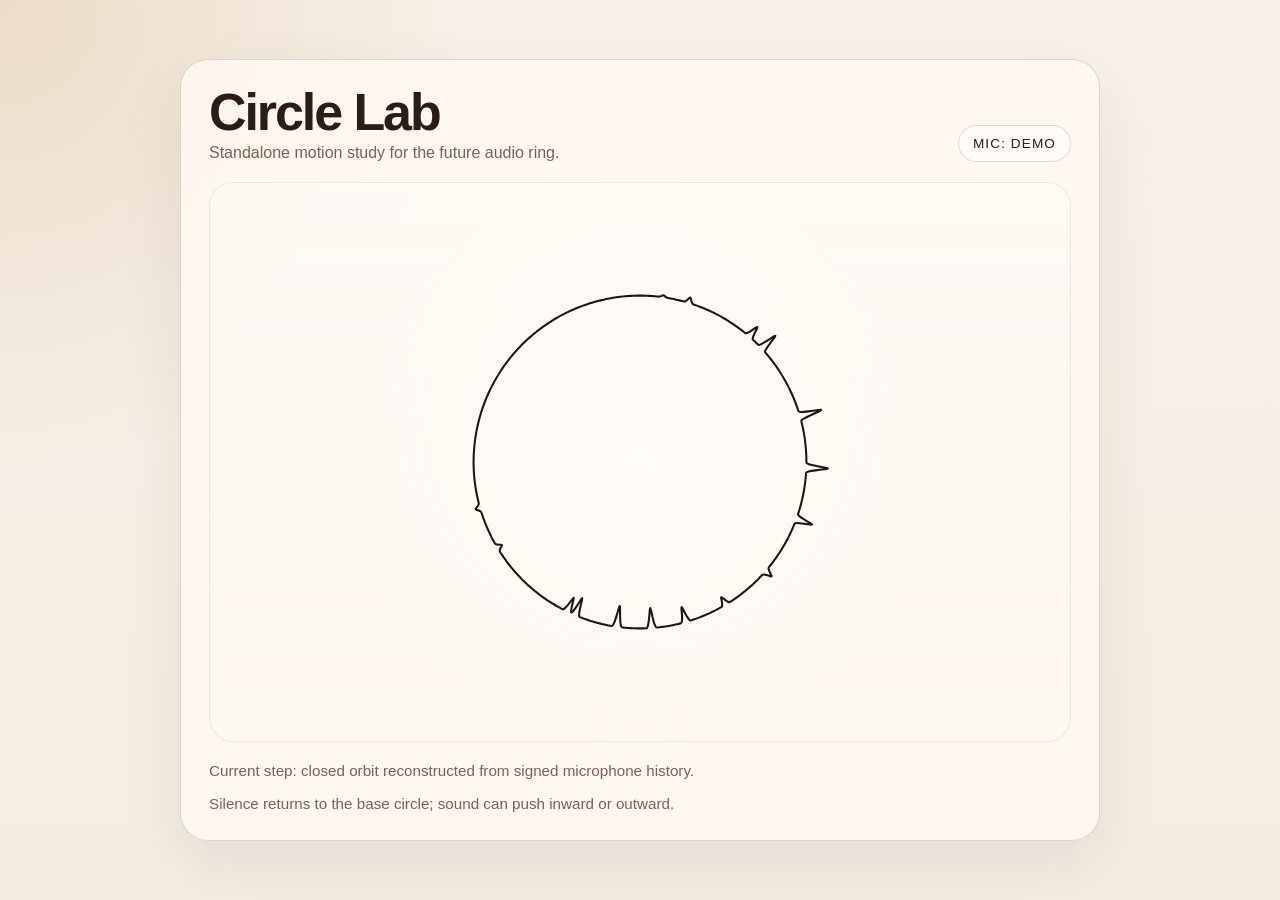
<file: web/circle-lab.html>
<!DOCTYPE html>
<html lang="en">
<head>
  <meta charset="UTF-8">
  <meta name="viewport" content="width=device-width, initial-scale=1.0">
  <title>Circle Lab</title>
  <style>
    :root {
      --bg: #f3ede2;
      --panel: rgba(255, 250, 242, 0.84);
      --line: rgba(45, 31, 23, 0.16);
      --text: #2b1d15;
      --muted: #776353;
      --accent: #bc6c25;
      --accent-soft: rgba(188, 108, 37, 0.14);
    }

    * {
      box-sizing: border-box;
    }

    html,
    body {
      margin: 0;
      min-height: 100%;
    }

    body {
      font-family: "SF Pro Text", "Helvetica Neue", sans-serif;
      color: var(--text);
      background:
        radial-gradient(circle at top left, rgba(188, 108, 37, 0.16), transparent 30%),
        linear-gradient(180deg, #f7f1e7 0%, var(--bg) 100%);
    }

    main {
      min-height: 100vh;
      display: grid;
      place-items: center;
      padding: 24px;
    }

    .lab {
      width: min(920px, 100%);
      display: grid;
      gap: 20px;
      padding: 28px;
      border: 1px solid var(--line);
      border-radius: 28px;
      background: var(--panel);
      backdrop-filter: blur(14px);
      box-shadow: 0 24px 64px rgba(61, 40, 27, 0.08);
    }

    .header {
      display: flex;
      justify-content: space-between;
      gap: 16px;
      align-items: end;
    }

    h1 {
      margin: 0 0 6px;
      font-size: clamp(2rem, 5vw, 3.25rem);
      line-height: 0.95;
      letter-spacing: -0.04em;
    }

    p {
      margin: 0;
      color: var(--muted);
    }

    .badge {
      display: inline-flex;
      align-items: center;
      padding: 10px 14px;
      border-radius: 999px;
      border: 1px solid var(--line);
      background: rgba(255, 255, 255, 0.45);
      color: var(--text);
      font-size: 0.85rem;
      letter-spacing: 0.08em;
      text-transform: uppercase;
      white-space: nowrap;
    }

    .stage {
      display: grid;
      place-items: center;
      min-height: 560px;
      border-radius: 24px;
      border: 1px solid rgba(45, 31, 23, 0.08);
      background:
        radial-gradient(circle at center, rgba(255, 255, 255, 0.5), transparent 55%),
        linear-gradient(180deg, rgba(255, 255, 255, 0.26), rgba(255, 255, 255, 0.08));
      overflow: hidden;
    }

    svg {
      width: min(78vw, 520px);
      height: auto;
      overflow: visible;
    }

    .trajectory {
      fill: none;
      stroke: rgba(24, 18, 14, 0.98);
      stroke-width: 1.6;
      stroke-linecap: round;
      stroke-linejoin: round;
    }

    .footer {
      display: flex;
      justify-content: space-between;
      gap: 16px;
      flex-wrap: wrap;
      color: var(--muted);
      font-size: 0.95rem;
    }

    @media (max-width: 720px) {
      .lab {
        padding: 18px;
      }

      .header {
        flex-direction: column;
        align-items: start;
      }

      .stage {
        min-height: 420px;
      }
    }
  </style>
</head>
<body>
  <main>
    <section class="lab">
      <div class="header">
        <div>
          <h1>Circle Lab</h1>
          <p>Standalone motion study for the future audio ring.</p>
        </div>
        <div class="badge" id="status-badge">Mic: Pending</div>
      </div>

      <div class="stage">
        <svg viewBox="0 0 400 400" aria-label="Circle prototype">
          <path class="trajectory" id="trace-path" d=""></path>
        </svg>
      </div>

      <div class="footer">
        <span>Current step: closed orbit reconstructed from signed microphone history.</span>
        <span>Silence returns to the base circle; sound can push inward or outward.</span>
      </div>
    </section>
  </main>

  <script>
    const centerX = 200;
    const centerY = 200;
    const radius = 128;
    const orbitPeriodMs = 2000;
    const lineMotionAmplitude = 500;
    const sampleCount = 720;
    const TAU = Math.PI * 2;
    const baseDecay = 0.992;
    const silenceDecay = 0.968;
    const silenceThreshold = 0.018;
    const tracePath = document.getElementById("trace-path");
    const statusBadge = document.getElementById("status-badge");
    const displacementSamples = new Array(sampleCount).fill(0);
    let audioContext = null;
    let analyser = null;
    let timeDomainData = null;
    let smoothedAmplitude = 0;

    function midpoint(pointA, pointB) {
      return {
        x: (pointA.x + pointB.x) / 2,
        y: (pointA.y + pointB.y) / 2,
      };
    }

    function buildClosedPath(points) {
      if (points.length < 3) {
        return "";
      }

      const start = midpoint(points[points.length - 1], points[0]);
      let path = `M ${start.x.toFixed(2)} ${start.y.toFixed(2)}`;

      for (let index = 0; index < points.length; index += 1) {
        const currentPoint = points[index];
        const nextPoint = points[(index + 1) % points.length];
        const currentMidpoint = midpoint(currentPoint, nextPoint);
        path += ` Q ${currentPoint.x.toFixed(2)} ${currentPoint.y.toFixed(2)} ${currentMidpoint.x.toFixed(2)} ${currentMidpoint.y.toFixed(2)}`;
      }

      path += " Z";
      return path;
    }

    function samplePosition(progress, displacement) {
      const angle = progress * TAU - Math.PI / 2;
      const anchorX = centerX + Math.cos(angle) * radius;
      const anchorY = centerY + Math.sin(angle) * radius;
      const normalX = Math.cos(angle);
      const normalY = Math.sin(angle);

      return {
        x: anchorX + normalX * displacement * lineMotionAmplitude,
        y: anchorY + normalY * displacement * lineMotionAmplitude,
      };
    }

    function smoothDisplacementAt(index) {
      const previousFar = displacementSamples[(index - 2 + sampleCount) % sampleCount] || 0;
      const previousNear = displacementSamples[(index - 1 + sampleCount) % sampleCount] || 0;
      const current = displacementSamples[index] || 0;
      const nextNear = displacementSamples[(index + 1) % sampleCount] || 0;
      const nextFar = displacementSamples[(index + 2) % sampleCount] || 0;

      return (
        previousFar * 0.08 +
        previousNear * 0.22 +
        current * 0.4 +
        nextNear * 0.22 +
        nextFar * 0.08
      );
    }

    function buildLastRotationPoints(currentIndex) {
      const points = [];

      for (let step = 1; step <= sampleCount; step += 1) {
        const sampleIndex = (currentIndex + step) % sampleCount;
        const sampleProgress = sampleIndex / sampleCount;
        points.push(samplePosition(sampleProgress, smoothDisplacementAt(sampleIndex)));
      }

      return points;
    }

    function sampleDisplacement(timestamp) {
      if (analyser && timeDomainData) {
        analyser.getFloatTimeDomainData(timeDomainData);

        let signedPeak = 0;
        for (let index = 0; index < timeDomainData.length; index += 1) {
          const sample = timeDomainData[index];
          if (Math.abs(sample) > Math.abs(signedPeak)) {
            signedPeak = sample;
          }
        }

        const gatedPeak = Math.abs(signedPeak) < 0.012 ? 0 : signedPeak;
        const normalized = Math.max(-0.55, Math.min(0.55, gatedPeak * 2.2));
        smoothedAmplitude = smoothedAmplitude * 0.84 + normalized * 0.16;
        return smoothedAmplitude;
      }

      const demoAmplitude = Math.sin(timestamp / 180) * 0.28;
      smoothedAmplitude = smoothedAmplitude * 0.86 + demoAmplitude * 0.14;
      return smoothedAmplitude;
    }

    async function initializeMicrophone() {
      if (!navigator.mediaDevices?.getUserMedia) {
        statusBadge.textContent = "Mic: Unsupported";
        return;
      }

      try {
        const stream = await navigator.mediaDevices.getUserMedia({
          audio: {
            channelCount: 1,
            echoCancellation: true,
            noiseSuppression: true,
            autoGainControl: true,
          },
        });

        audioContext = new AudioContext();
        const source = audioContext.createMediaStreamSource(stream);
        analyser = audioContext.createAnalyser();
        analyser.fftSize = 1024;
        timeDomainData = new Float32Array(analyser.fftSize);
        source.connect(analyser);
        statusBadge.textContent = "Mic: Live";

        document.addEventListener("click", () => {
          if (audioContext && audioContext.state === "suspended") {
            audioContext.resume();
          }
        });
      } catch (_error) {
        statusBadge.textContent = "Mic: Demo";
      }
    }

    function decayHistory(currentIndex, currentDisplacement) {
      const decay = Math.abs(currentDisplacement) < silenceThreshold ? silenceDecay : baseDecay;

      for (let index = 0; index < sampleCount; index += 1) {
        if (index === currentIndex) {
          continue;
        }
        displacementSamples[index] *= decay;
        if (Math.abs(displacementSamples[index]) < 0.0008) {
          displacementSamples[index] = 0;
        }
      }
    }

    function render(timestamp) {
      const progress = (timestamp % orbitPeriodMs) / orbitPeriodMs;
      const currentIndex = Math.floor(progress * sampleCount) % sampleCount;
      const currentDisplacement = sampleDisplacement(timestamp);
      displacementSamples[currentIndex] = currentDisplacement;
      decayHistory(currentIndex, currentDisplacement);
      tracePath.setAttribute("d", buildClosedPath(buildLastRotationPoints(currentIndex)));
      requestAnimationFrame(render);
    }

    initializeMicrophone();
    requestAnimationFrame(render);
  </script>
</body>
</html>
</file>
